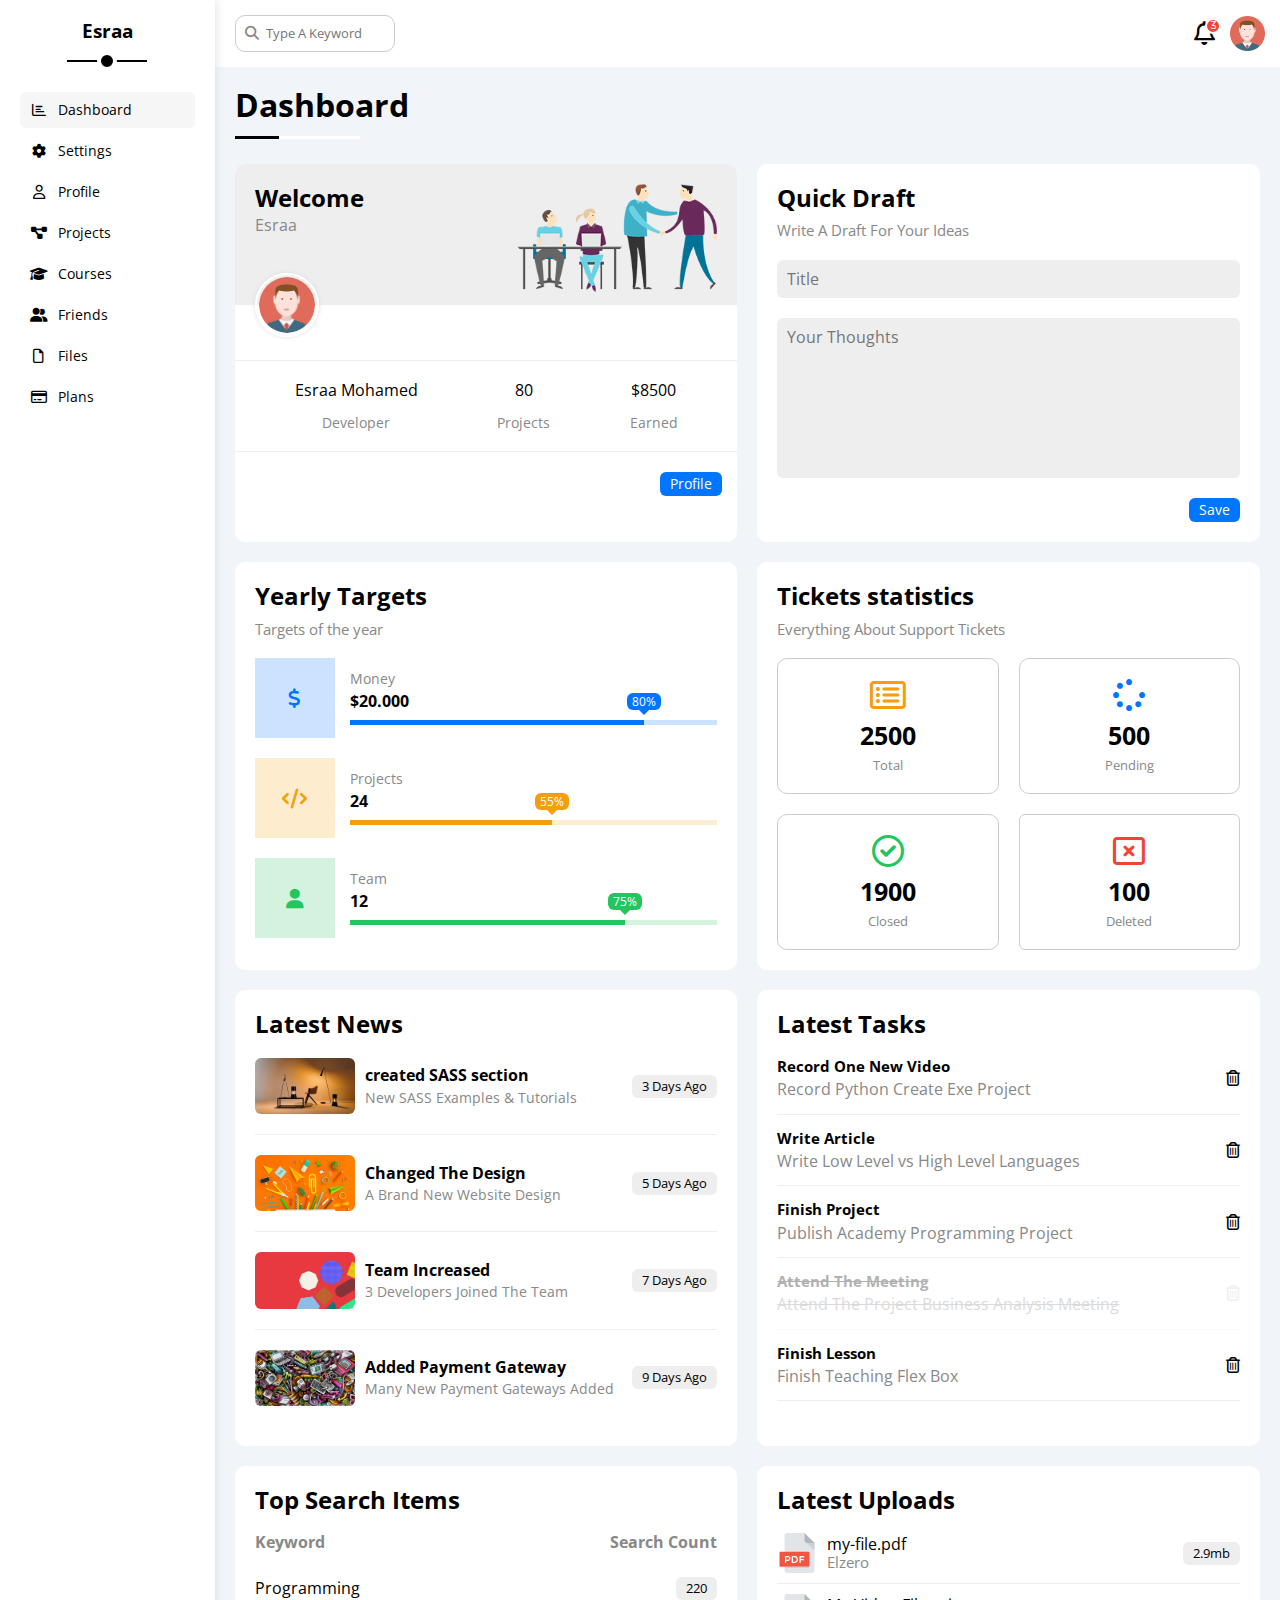
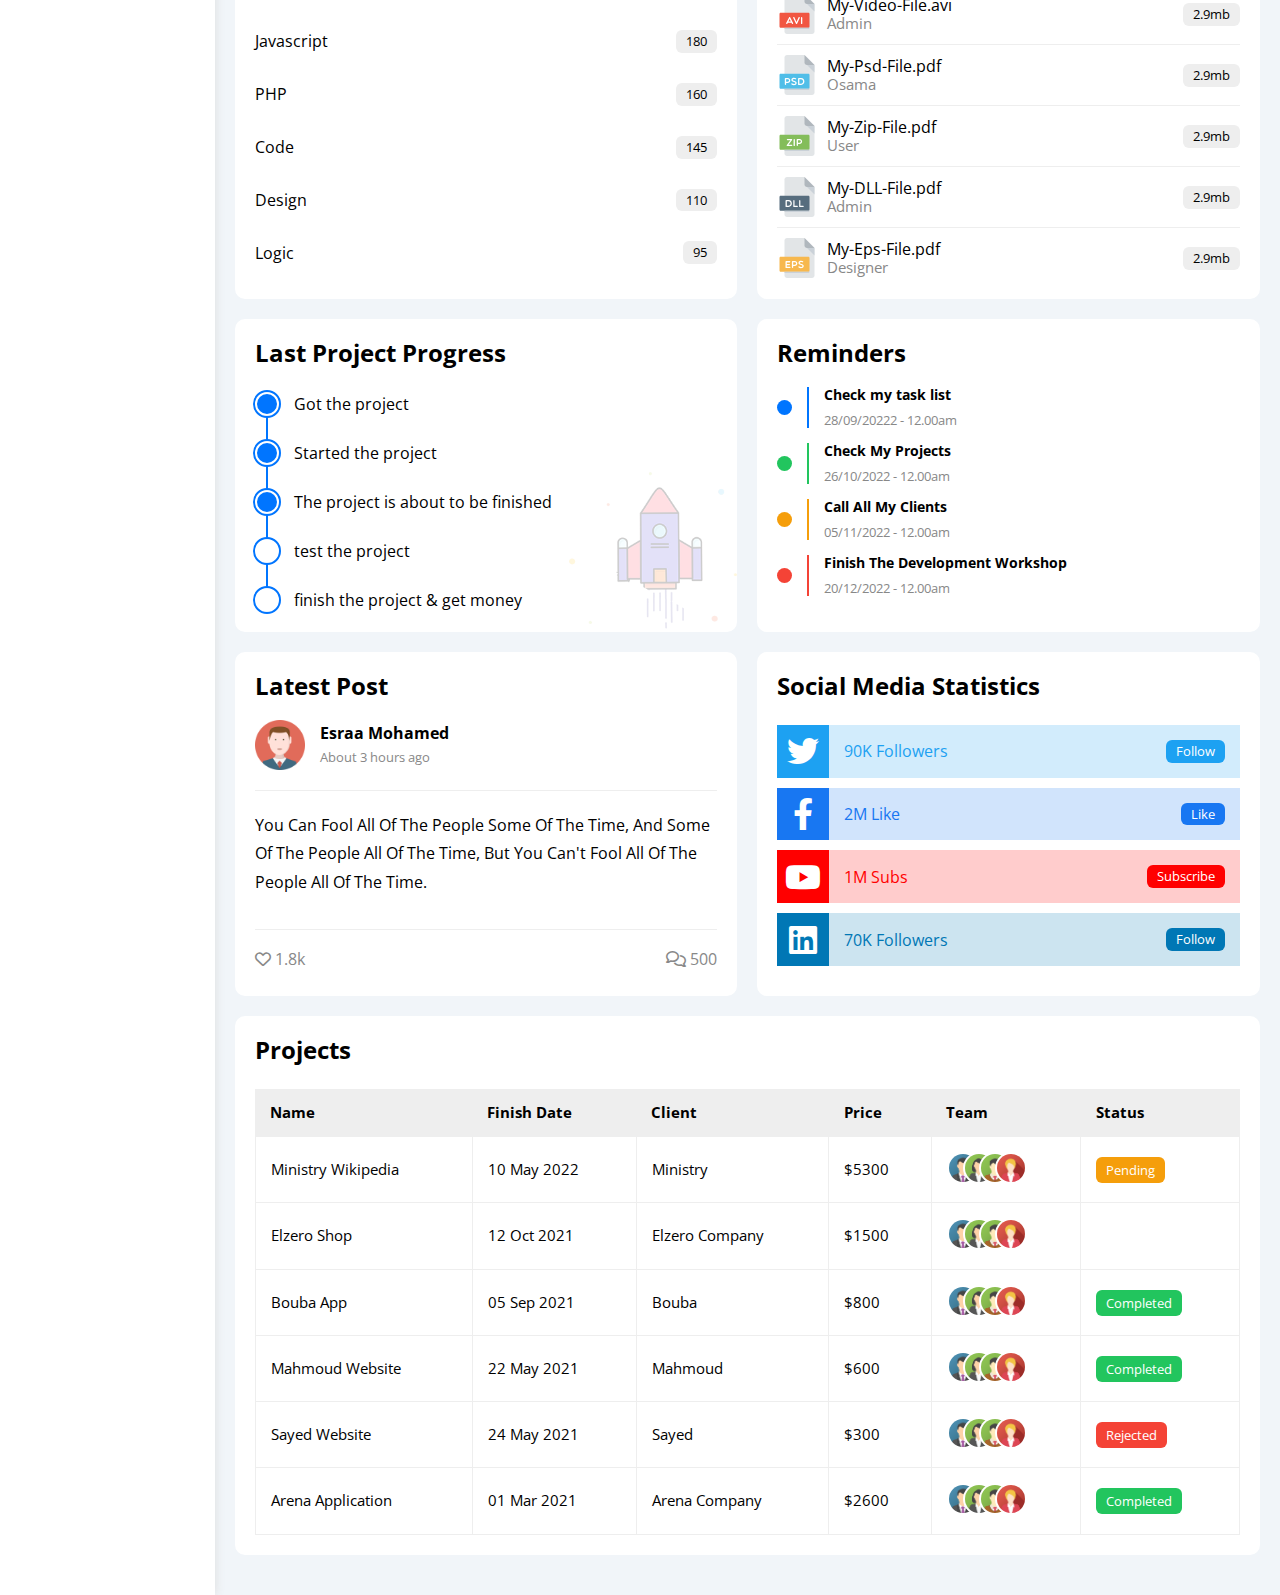
<file: index.html>
<!DOCTYPE html>
<html lang="en">
  <head>
    <meta charset="UTF-8" />
    <meta http-equiv="X-UA-Compatible" content="IE=edge" />
    <meta name="viewport" content="width=device-width, initial-scale=1.0" />
    <!-- google fonts for open sans font -->
    <link rel="preconnect" href="https://fonts.googleapis.com" />
    <link rel="preconnect" href="https://fonts.gstatic.com" crossorigin />
    <link
      href="https://fonts.googleapis.com/css2?family=Open+Sans:ital,wght@0,300;0,400;0,500;0,600;0,700;0,800;1,300&display=swap"
      rel="stylesheet"
    />
    <!-- font awesome library -->
    <link rel="stylesheet" href="./css/all.min.css" />
    <!-- normalize css styles -->
    <link rel="stylesheet" href="./css/normalize.css" />
    <!-- framework -->
    <link rel="stylesheet" href="./css/framework.css" />
    <!-- main css file -->
    <link rel="stylesheet" href="./css/index.css" />
    <title>Dashboard</title>
  </head>
  <body>
    <div class="page d-flex">
      <div class="sidebar p-20 bg-white relative">
        <h3 class="sidebar-title ta-center mt-0 relative">Esraa</h3>
        <ul>
          <li>
            <a
              href="index.html"
              class="active d-flex ai-center fs-14 p-10 c-black rad-6 transition mb-5"
            >
              <i class="fa-regular fa-chart-bar fa-fw"></i>
              <span class="ml-10 hide-mobile">Dashboard</span>
            </a>
          </li>
          <li>
            <a
              href="settings.html"
              class="d-flex ai-center p-10 c-black fs-14 rad-6 transition mb-5"
            >
              <i class="fa-solid fa-gear fa-fw"></i>
              <span class="ml-10 hide-mobile">Settings</span>
            </a>
          </li>
          <li>
            <a
              href="profile.html"
              class="d-flex ai-center p-10 c-black fs-14 rad-6 transition mb-5"
            >
              <i class="fa-regular fa-user fa-fw"></i>
              <span class="ml-10 hide-mobile">Profile</span>
            </a>
          </li>
          <li>
            <a
              href="projects.html"
              class="d-flex ai-center p-10 c-black fs-14 rad-6 transition mb-5"
            >
              <i class="fa-solid fa-diagram-project fa-fw"></i>
              <span class="ml-10 hide-mobile">Projects</span>
            </a>
          </li>
          <li>
            <a
              href="courses.html"
              class="d-flex ai-center p-10 c-black fs-14 rad-6 transition mb-5"
            >
              <i class="fa-solid fa-graduation-cap fa-fw"></i>
              <span class="ml-10 hide-mobile">Courses</span>
            </a>
          </li>
          <li>
            <a
              href="friends.html"
              class="d-flex ai-center p-10 c-black fs-14 rad-6 transition mb-5"
            >
              <i class="fa-solid fa-user-group fa-fw"></i>
              <span class="ml-10 hide-mobile">Friends</span>
            </a>
          </li>
          <li>
            <a
              href="files.html"
              class="d-flex ai-center p-10 c-black fs-14 rad-6 transition mb-5"
            >
              <i class="fa-regular fa-file fa-fw"></i>
              <span class="ml-10 hide-mobile">Files</span>
            </a>
          </li>
          <li>
            <a
              href="plans.html"
              class="d-flex ai-center p-10 c-black fs-14 rad-6 transition mb-5"
            >
              <i class="fa-regular fa-credit-card fa-fw"></i>
              <span class="ml-10 hide-mobile">Plans</span>
            </a>
          </li>
        </ul>
      </div>
      <div class="content full-width mb-20">
        <!--start heading-->
        <nav class="bg-white between-flex p-15">
          <div class="search relative">
            <input
              class="border-grey rad-10 ml-5 p-10 pl-30 fs-13"
              placeholder="Type A Keyword"
              type="search"
            />
          </div>
          <div class="icons d-flex ai-center">
            <i class="fa-regular fa-bell fa-xl relative" notifications="3"></i>
            <img src="./images/avatar.png" class="width-35 ml-15" alt="" />
          </div>
        </nav>
        <!--end heading-->
        <!-- start  main title -->
        <h1 class="relative main-title ml-20 mt-20 mb-40 mr-20">Dashboard</h1>
        <!-- end main title -->
        <div class="wrapper d-grid mt-0 mr-20 ml-20 mb-20 gap-20">
          <!--start welcome card-->
          <section
            class="welcome bg-white rad-10 relative hide-overflow ta-center-mobile"
          >
            <div class="bg-lightest-grey d-flex justify-between p-20 pb-10">
              <div>
                <h2 class="mb-5">Welcome</h2>
                <span class="c-grey">Esraa</span>
              </div>
              <div>
                <img src="./images/welcome.png" class="width-200 hide-mobile" />
              </div>
            </div>
            <img
              src="./images/avatar.png"
              class="width-64 height-64 relative border-white-2 p-2 box-shadow-ddd rad-50 left-20 mt-32-neg reset-left-mobile"
            />
            <div
              class="p-20 mt-20 mb-20 d-flex justify-around border-bottom-lightest-grey border-top-lightest-grey flex-dir-col-mobile"
            >
              <div class="d-flex flex-dir-col ai-center gap-15">
                <span>Esraa Mohamed</span>
                <span class="c-grey fs-14">Developer</span>
              </div>
              <div class="d-flex flex-dir-col ai-center gap-15">
                <span>80</span>
                <span class="c-grey fs-14">Projects</span>
              </div>
              <div class="d-flex flex-dir-col ai-center gap-15">
                <span>$8500</span>
                <span class="c-grey fs-14">Earned</span>
              </div>
            </div>
            <a
              href="profile.html"
              class="d-block width-fit btn fs-14 c-white bg-blue-color profile-link ml-auto mr-15 mb-15 trans"
              >Profile</a
            >
          </section>
          <!--end welcome card-->
          <!--start quick draft card-->
          <section class="quick-draft bg-white p-20 rad-10">
            <h2 class="mb-10 mt-0">Quick Draft</h2>
            <span class="c-grey fs-15">Write A Draft For Your Ideas</span>
            <form class="d-flex flex-dir-col gap-20 mt-20" action="">
              <input
                type="text"
                placeholder="Title"
                class="rad-6 border-none bg-lightest-grey p-10"
              />
              <textarea
                class="rad-6 border-none bg-lightest-grey height-160 p-10 resize-none"
                placeholder="Your Thoughts"
              ></textarea>
              <input
                type="submit"
                value="Save"
                class="save cursor-pointer width-fit bg-blue-color border-none btn c-white fs-14 ml-auto trans"
              />
            </form>
          </section>
          <!--end quick draft card-->
          <!--start yearly targets card-->
          <section class="yearly-target bg-white p-20 rad-10">
            <h2 class="mb-10 mt-0">Yearly Targets</h2>
            <span class="c-grey fs-15">Targets of the year</span>
            <div class="mt-20 d-flex flex-dir-col gap-20">
              <div class="d-flex ai-center gap-15">
                <div class="bg-blue-color-light height-80 width-80 center-flex">
                  <i class="fa-solid fa-dollar-sign c-blue fa-lg"></i>
                </div>
                <div class="d-flex flex-dir-col gap-5 flex-1">
                  <span class="fs-14 c-grey">Money</span>
                  <span class="fs-16 fs-bold">$20.000</span>
                  <div class="progress-bar-container bg-blue-color-light mt-5">
                    <div
                      style="width: 80%"
                      class="progress-bar bg-blue-color money-progress height-5 relative"
                    >
                      <span
                        class="absolute right-17-neg bottom-15 bg-blue-color c-white p-2 pl-5 pr-5 rad-6 fs-12"
                        >80%</span
                      >
                    </div>
                  </div>
                </div>
              </div>
              <div class="d-flex ai-center gap-15">
                <div
                  class="bg-orange-color-light height-80 width-80 center-flex"
                >
                  <i class="fa-solid fa-code fa-lg c-orange"></i>
                </div>
                <div class="d-flex flex-dir-col gap-5 flex-1">
                  <span class="fs-14 c-grey">Projects</span>
                  <span class="fs-16 fs-bold">24</span>
                  <div
                    class="progress-bar-container bg-orange-color-light mt-5"
                  >
                    <div
                      style="width: 55%"
                      class="progress-bar bg-orange-color project-progress height-5 relative"
                    >
                      <span
                        class="absolute right-17-neg bottom-15 bg-orange-color c-white p-2 pl-5 pr-5 rad-6 fs-12"
                        >55%</span
                      >
                    </div>
                  </div>
                </div>
              </div>
              <div class="d-flex ai-center gap-15">
                <div
                  class="bg-green-color-light height-80 width-80 center-flex"
                >
                  <i class="fa-solid fa-user fa-lg c-green"></i>
                </div>
                <div class="d-flex flex-dir-col gap-5 flex-1">
                  <span class="fs-14 c-grey">Team</span>
                  <span class="fs-16 fs-bold">12</span>
                  <div class="progress-bar-container bg-green-color-light mt-5">
                    <div
                      style="width: 75%"
                      class="progress-bar bg-green-color team-progress height-5 relative"
                    >
                      <span
                        class="absolute right-17-neg bottom-15 bg-green-color c-white p-2 pl-5 pr-5 rad-6 fs-12"
                        >75%</span
                      >
                    </div>
                  </div>
                </div>
              </div>
            </div>
          </section>
          <!--end yearly targets card-->
          <!--start tickets statistics card-->
          <section class="tickets-statistics bg-white p-20 rad-10">
            <h2 class="mb-10 mt-0">Tickets statistics</h2>
            <span class="c-grey fs-15">Everything About Support Tickets</span>
            <div class="mt-20 d-flex gap-20 flex-wrap ta-center">
              <div class="box border-grey rad-10 p-20 full-width-mobile">
                <i
                  class="fa-regular fa-rectangle-list c-orange fa-2x mb-10"
                ></i>
                <p class="fs-bold fs-25 mb-5">2500</p>
                <span class="fs-13 c-grey">Total</span>
              </div>
              <div class="box border-grey rad-10 p-20">
                <i class="fa-solid fa-spinner c-blue fa-2x mb-10"></i>
                <p class="fs-bold fs-25 mb-5">500</p>
                <span class="fs-13 c-grey">Pending</span>
              </div>
              <div class="box border-grey rad-10 p-20">
                <i class="fa-regular fa-circle-check c-green fa-2x mb-10"></i>
                <p class="fs-bold fs-25 mb-5">1900</p>
                <span class="fs-13 c-grey">Closed</span>
              </div>
              <div class="box border-grey rad-6 p-20">
                <i class="fa-regular fa-rectangle-xmark c-red fa-2x mb-10"></i>
                <p class="fs-bold fs-25 mb-5">100</p>
                <span class="fs-13 c-grey">Deleted</span>
              </div>
            </div>
          </section>
          <!--end tickets statistics card-->
          <!--start latest news card-->
          <section class="latest-news bg-white p-20 rad-10 ta-center-mobile">
            <h2 class="mb-20">Latest News</h2>
            <div>
              <div
                class="d-flex ai-center gap-10 flex-dir-col-mobile border-bottom-lightest-grey pb-20"
              >
                <img src="./images/news-01.png" class="rad-6 width-100" />
                <div class="flex-1">
                  <h3 class="mb-5 fs-16">created SASS section</h3>
                  <p class="fs-14 c-grey">New SASS Examples & Tutorials</p>
                </div>
                <span class="btn bg-lightest-grey fs-13 height-fit c-black"
                  >3 Days Ago</span
                >
              </div>
              <div
                class="d-flex ai-center gap-10 flex-dir-col-mobile border-bottom-lightest-grey pb-20 pt-20"
              >
                <img src="./images/news-02.png" class="rad-6 width-100" />
                <div class="flex-1">
                  <h3 class="mb-5 fs-16">Changed The Design</h3>
                  <p class="fs-14 c-grey">A Brand New Website Design</p>
                </div>
                <span class="btn bg-lightest-grey fs-13 height-fit c-black"
                  >5 Days Ago</span
                >
              </div>
              <div
                class="d-flex ai-center gap-10 flex-dir-col-mobile border-bottom-lightest-grey pb-20 pt-20"
              >
                <img src="./images/news-03.png" class="rad-6 width-100" />
                <div class="flex-1">
                  <h3 class="mb-5 fs-16">Team Increased</h3>
                  <p class="fs-14 c-grey">3 Developers Joined The Team</p>
                </div>
                <span class="btn bg-lightest-grey fs-13 height-fit c-black"
                  >7 Days Ago</span
                >
              </div>
              <div
                class="d-flex ai-center gap-10 flex-dir-col-mobile pb-20 pt-20"
              >
                <img src="./images/news-04.png" class="rad-6 width-100" />
                <div class="flex-1">
                  <h3 class="mb-5 fs-16">Added Payment Gateway</h3>
                  <p class="fs-14 c-grey">Many New Payment Gateways Added</p>
                </div>
                <span class="btn bg-lightest-grey fs-13 height-fit c-black"
                  >9 Days Ago</span
                >
              </div>
            </div>
          </section>
          <!--end latest news card-->
          <!--start latest tasks card-->
          <section class="latest-tasks bg-white p-20 rad-10">
            <h2 class="mb-20">Latest Tasks</h2>
            <div class="between-flex mb-15 pb-15 border-bottom-lightest-grey">
              <div>
                <h3 class="mb-5 fs-15">Record One New Video</h3>
                <p class="c-grey">Record Python Create Exe Project</p>
              </div>
              <i class="delete-icon fa-regular fa-trash-can trans"></i>
            </div>
            <div class="between-flex mb-15 pb-15 border-bottom-lightest-grey">
              <div>
                <h3 class="mb-5 fs-15">Write Article</h3>
                <p class="c-grey">Write Low Level vs High Level Languages</p>
              </div>
              <i class="delete-icon fa-regular fa-trash-can trans"></i>
            </div>
            <div class="between-flex mb-15 pb-15 border-bottom-lightest-grey">
              <div>
                <h3 class="mb-5 fs-15">Finish Project</h3>
                <p class="c-grey">Publish Academy Programming Project</p>
              </div>
              <i class="delete-icon fa-regular fa-trash-can trans"></i>
            </div>
            <div
              class="done between-flex mb-15 pb-15 border-bottom-lightest-grey"
            >
              <div>
                <h3 class="mb-5 fs-15">Attend The Meeting</h3>
                <p class="c-grey">
                  Attend The Project Business Analysis Meeting
                </p>
              </div>
              <i class="delete-icon fa-regular fa-trash-can trans"></i>
            </div>
            <div class="between-flex mb-15 pb-15 border-bottom-lightest-grey">
              <div>
                <h3 class="mb-5 fs-15">Finish Lesson</h3>
                <p class="c-grey">Finish Teaching Flex Box</p>
              </div>
              <i class="delete-icon fa-regular fa-trash-can trans"></i>
            </div>
          </section>
          <!--end latest tasks card-->
          <!--start top search items card-->
          <section class="top-search bg-white p-20 rad-10">
            <h2 class="mb-20">Top Search Items</h2>
            <div class="between-flex c-grey mb-10 fs-bold">
              <div>Keyword</div>
              <div>Search Count</div>
            </div>
            <div class="between-flex pt-15 pb-15">
              <span>Programming</span>
              <span class="btn bg-lightest-grey fs-13">220</span>
            </div>
            <div class="between-flex pt-15 pb-15">
              <span>Javascript</span>
              <span class="btn bg-lightest-grey fs-13">180</span>
            </div>
            <div class="between-flex pt-15 pb-15">
              <span>PHP</span>
              <span class="btn bg-lightest-grey fs-13">160</span>
            </div>
            <div class="between-flex pt-15 pb-15">
              <span>Code</span>
              <span class="btn bg-lightest-grey fs-13">145</span>
            </div>
            <div class="between-flex pt-15 pb-15">
              <span>Design</span>
              <span class="btn bg-lightest-grey fs-13">110</span>
            </div>
            <div class="between-flex pt-15 pb-15">
              <span>Logic</span>
              <span class="btn bg-lightest-grey fs-13">95</span>
            </div>
          </section>
          <!--end top search items card-->
          <!--start latest uploads-->
          <section class="latest-uploads bg-white p-20 rad-10">
            <h2 class="mb-20">Latest Uploads</h2>
            <ul>
              <li class="between-flex pb-10 mb-10 border-bottom-lightest-grey">
                <div class="d-flex ai-center">
                  <img src="./images/pdf.svg" class="width-40 mr-10" />
                  <div>
                    <span class="d-block">my-file.pdf</span>
                    <span class="c-grey fs-15">Elzero</span>
                  </div>
                </div>
                <div class="btn bg-lightest-grey fs-13">2.9mb</div>
              </li>
              <li class="between-flex pb-10 mb-10 border-bottom-lightest-grey">
                <div class="d-flex ai-center">
                  <img src="./images/avi.svg" class="width-40 mr-10" />
                  <div>
                    <span class="d-block">My-Video-File.avi </span>
                    <span class="c-grey fs-15">Admin</span>
                  </div>
                </div>
                <div class="btn bg-lightest-grey fs-13">2.9mb</div>
              </li>
              <li class="between-flex pb-10 mb-10 border-bottom-lightest-grey">
                <div class="d-flex ai-center">
                  <img src="./images/psd.svg" class="width-40 mr-10" />
                  <div>
                    <span class="d-block">My-Psd-File.pdf</span>
                    <span class="c-grey fs-15">Osama</span>
                  </div>
                </div>
                <div class="btn bg-lightest-grey fs-13">2.9mb</div>
              </li>
              <li class="between-flex pb-10 mb-10 border-bottom-lightest-grey">
                <div class="d-flex ai-center">
                  <img src="./images/zip.svg" class="width-40 mr-10" />
                  <div>
                    <span class="d-block">My-Zip-File.pdf</span>
                    <span class="c-grey fs-15">User</span>
                  </div>
                </div>
                <div class="btn bg-lightest-grey fs-13">2.9mb</div>
              </li>
              <li class="between-flex pb-10 mb-10 border-bottom-lightest-grey">
                <div class="d-flex ai-center">
                  <img src="./images/dll.svg" class="width-40 mr-10" />
                  <div>
                    <span class="d-block">My-DLL-File.pdf</span>
                    <span class="c-grey fs-15">Admin</span>
                  </div>
                </div>
                <div class="btn bg-lightest-grey fs-13">2.9mb</div>
              </li>
              <li class="between-flex">
                <div class="d-flex ai-center">
                  <img src="./images/eps.svg" class="width-40 mr-10" />
                  <div>
                    <span class="d-block">My-Eps-File.pdf</span>
                    <span class="c-grey fs-15">Designer</span>
                  </div>
                </div>
                <div class="btn bg-lightest-grey fs-13">2.9mb</div>
              </li>
            </ul>
          </section>
          <!--end latest uploads-->
          <!--start last project progress-->
          <section class="last-project bg-white p-20 rad-10 relative">
            <h2 class="mb-20">Last Project Progress</h2>
            <ul class="relative">
              <li class="mt-25 d-flex ai-center done">Got the project</li>
              <li class="mt-25 d-flex ai-center done">Started the project</li>
              <li class="mt-25 d-flex ai-center done">
                The project is about to be finished
              </li>
              <li class="mt-25 d-flex ai-center current">test the project</li>
              <li class="mt-25 d-flex ai-center">
                finish the project & get money
              </li>
            </ul>
            <img
              src="./images/project.png"
              alt=""
              class="hide-mobile bottom-0 right-0 absolute height-160"
            />
          </section>
          <!--end last project progress-->
          <!--start reminders card-->
          <section class="reminder bg-white p-20 rad-10">
            <h2 class="mb-20">Reminders</h2>
            <ul>
              <li class="blue d-flex ai-center">
                <div class="d-flex flex-dir-col pl-15">
                  <span class="fs-bold fs-14 mb-10">Check my task list</span>
                  <span class="fs-13 c-grey">28/09/20222 - 12.00am</span>
                </div>
              </li>
              <li class="green d-flex ai-center mt-15">
                <div class="d-flex flex-dir-col pl-15">
                  <span class="fs-bold fs-14 mb-10">Check My Projects</span>
                  <span class="fs-13 c-grey">26/10/2022 - 12.00am</span>
                </div>
              </li>
              <li class="orange d-flex ai-center mt-15">
                <div class="d-flex flex-dir-col pl-15">
                  <span class="fs-bold fs-14 mb-10">Call All My Clients</span>
                  <span class="fs-13 c-grey">05/11/2022 - 12.00am</span>
                </div>
              </li>
              <li class="red d-flex ai-center mt-15">
                <div class="d-flex flex-dir-col pl-15">
                  <span class="fs-bold fs-14 mb-10"
                    >Finish The Development Workshop</span
                  >
                  <span class="fs-13 c-grey">20/12/2022 - 12.00am</span>
                </div>
              </li>
            </ul>
          </section>
          <!--end reminders card-->
          <!--start latest post-->
          <section class="latest-post bg-white p-20 rad-10">
            <h2 class="mb-20">Latest Post</h2>
            <div class="d-flex ai-center gap-15 mb-20">
              <img src="./images/avatar.png" class="height-50" />
              <div>
                <span class="fs-bold d-block mb-5">Esraa Mohamed</span>
                <span class="c-grey fs-13">About 3 hours ago</span>
              </div>
            </div>
            <div
              class="post-content pt-20 pb-20 mb-20 border-bottom-lightest-grey border-top-lightest-grey ta-center-mobile"
            >
              You Can Fool All Of The People Some Of The Time, And Some Of The
              People All Of The Time, But You Can't Fool All Of The People All
              Of The Time.
            </div>
            <div class="between-flex c-grey">
              <div>
                <i class="fa-regular fa-heart"></i>
                <span>1.8k</span>
              </div>
              <div>
                <i class="fa-regular fa-comments"></i>
                <span>500</span>
              </div>
            </div>
          </section>
          <!--end latest post-->
          <section class="social-media bg-white p-20 rad-10">
            <h2 class="mb-25">Social Media Statistics</h2>
            <div
              class="box twitter c-twitter bg-twitter-color-light mb-10 d-flex ai-stretch"
            >
              <div class="icon">
                <i
                  class="fa-brands fa-twitter c-white center-flex bg-twitter-color full-height fa-2x trans"
                ></i>
              </div>
              <div class="flex-1 between-flex p-15">
                <span class="c-twitter">90K Followers</span>
                <a class="fs-13 btn c-white bg-twitter-color" href="#"
                  >Follow</a
                >
              </div>
            </div>
            <div
              class="box bg-facebook-color-light facebook mb-10 d-flex ai-stretch"
            >
              <div class="icon">
                <i
                  class="fa-brands fa-facebook-f c-white bg-facebook-color full-height fa-2x center-flex trans"
                ></i>
              </div>
              <div class="flex-1 between-flex p-15">
                <span class="c-facebook">2M Like</span>
                <a class="fs-13 btn c-white bg-facebook-color" href="#">Like</a>
              </div>
            </div>
            <div
              class="box youtube bg-youtube-color-light mb-10 d-flex ai-stretch"
            >
              <div class="icon">
                <i
                  class="fa-brands fa-youtube c-white bg-youtube-color full-height fa-2x center-flex trans"
                ></i>
              </div>
              <div class="flex-1 between-flex p-15">
                <span class="c-youtube">1M Subs</span>
                <a class="fs-13 btn c-white bg-youtube-color" href="#"
                  >Subscribe</a
                >
              </div>
            </div>
            <div
              class="box linked-in bg-linked-in-color-light mb-10 d-flex ai-stretch"
            >
              <div class="icon">
                <i
                  class="fa-brands fa-linkedin c-white bg-linked-in-color full-height fa-2x center-flex trans"
                ></i>
              </div>
              <div class="flex-1 between-flex p-15">
                <span class="c-linked-in">70K Followers</span>
                <a class="fs-13 btn c-white bg-linked-in-color" href="#"
                  >Follow</a
                >
              </div>
            </div>
          </section>
        </div>
        <section class="projects bg-white p-20 rad-10 m-20">
          <h2 class="mb-25">Projects</h2>
          <div class="responsive-table">
            <table class="fs-15 full-width">
              <thead class="bg-lightest-grey">
                <tr>
                  <th>Name</th>
                  <th>Finish Date</th>
                  <th>Client</th>
                  <th>Price</th>
                  <th>Team</th>
                  <th>Status</th>
                </tr>
              </thead>
              <tbody>
                <tr>
                  <td>Ministry Wikipedia</td>
                  <td>10 May 2022</td>
                  <td>Ministry</td>
                  <td>$5300</td>
                  <td class="team">
                    <img src="./images/team-01.png" />
                    <img src="./images/team-02.png" />
                    <img src="./images/team-03.png" />
                    <img src="./images/team-05.png" />
                  </td>
                  <td class="status-cell">
                    <span class="bg-orange-color btn c-white fs-13"
                      >Pending</span
                    >
                  </td>
                </tr>
                <tr>
                  <td>Elzero Shop</td>
                  <td>12 Oct 2021</td>
                  <td>Elzero Company</td>
                  <td>$1500</td>
                  <td class="team">
                    <img src="./images/team-01.png" />
                    <img src="./images/team-02.png" />
                    <img src="./images/team-03.png" />
                    <img src="./images/team-05.png" />
                  </td>
                  <td class="status-cell">
                    <span class="in-progress btn c-white fs-13"
                      >In Progress</span
                    >
                  </td>
                </tr>
                <tr>
                  <td>Bouba App</td>
                  <td>05 Sep 2021</td>
                  <td>Bouba</td>
                  <td>$800</td>
                  <td class="team">
                    <img src="./images/team-01.png" />
                    <img src="./images/team-02.png" />
                    <img src="./images/team-03.png" />
                    <img src="./images/team-05.png" />
                  </td>
                  <td class="status-cell">
                    <span class="bg-green-color btn c-white fs-13"
                      >Completed</span
                    >
                  </td>
                </tr>
                <tr>
                  <td>Mahmoud Website</td>
                  <td>22 May 2021</td>
                  <td>Mahmoud</td>
                  <td>$600</td>
                  <td class="team">
                    <img src="./images/team-01.png" />
                    <img src="./images/team-02.png" />
                    <img src="./images/team-03.png" />
                    <img src="./images/team-05.png" />
                  </td>
                  <td class="status-cell">
                    <span class="bg-green-color btn c-white fs-13"
                      >Completed</span
                    >
                  </td>
                </tr>
                <tr>
                  <td>Sayed Website</td>
                  <td>24 May 2021</td>
                  <td>Sayed</td>
                  <td>$300</td>
                  <td class="team">
                    <img src="./images/team-01.png" />
                    <img src="./images/team-02.png" />
                    <img src="./images/team-03.png" />
                    <img src="./images/team-05.png" />
                  </td>
                  <td class="status-cell">
                    <span class="bg-red btn c-white fs-13">Rejected</span>
                  </td>
                </tr>
                <tr>
                  <td>Arena Application</td>
                  <td>01 Mar 2021</td>
                  <td>Arena Company</td>
                  <td>$2600</td>
                  <td class="team">
                    <img src="./images/team-01.png" />
                    <img src="./images/team-02.png" />
                    <img src="./images/team-03.png" />
                    <img src="./images/team-05.png" />
                  </td>
                  <td class="status-cell">
                    <span class="bg-green-color btn c-white fs-13"
                      >Completed</span
                    >
                  </td>
                </tr>
              </tbody>
            </table>
          </div>
        </section>
      </div>
    </div>
  </body>
</html>
</file>
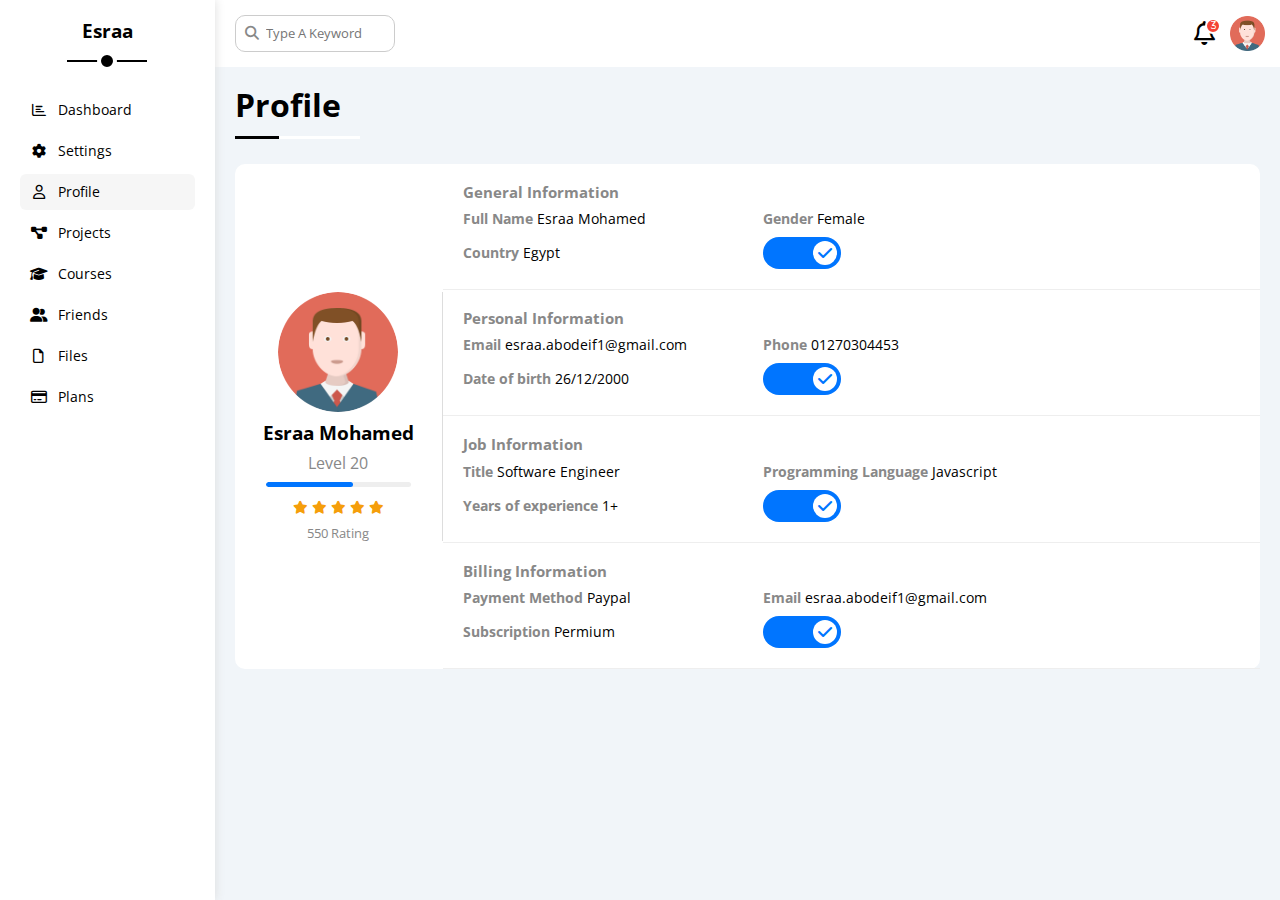
<file: profile.html>
<!DOCTYPE html>
<html lang="en">
  <head>
    <meta charset="UTF-8" />
    <meta http-equiv="X-UA-Compatible" content="IE=edge" />
    <meta name="viewport" content="width=device-width, initial-scale=1.0" />
    <!-- google fonts for open sans font -->
    <link rel="preconnect" href="https://fonts.googleapis.com" />
    <link rel="preconnect" href="https://fonts.gstatic.com" crossorigin />
    <link
      href="https://fonts.googleapis.com/css2?family=Open+Sans:ital,wght@0,300;0,400;0,500;0,600;0,700;0,800;1,300&display=swap"
      rel="stylesheet"
    />
    <!-- font awesome library -->
    <link rel="stylesheet" href="./css/all.min.css" />
    <!-- normalize css styles -->
    <link rel="stylesheet" href="./css/normalize.css" />
    <!-- framework -->
    <link rel="stylesheet" href="./css/framework.css" />
    <!-- main css file -->
    <link rel="stylesheet" href="./css/index.css" />
    <title>Profile</title>
  </head>
  <body>
    <div class="page d-flex">
      <div class="sidebar p-20 bg-white relative">
        <h3 class="sidebar-title ta-center mt-0 relative">Esraa</h3>
        <ul>
          <li>
            <a
              href="index.html"
              class="d-flex ai-center fs-14 p-10 c-black rad-6 transition mb-5"
            >
              <i class="fa-regular fa-chart-bar fa-fw"></i>
              <span class="ml-10 hide-mobile">Dashboard</span>
            </a>
          </li>
          <li>
            <a
              href="settings.html"
              class="d-flex ai-center p-10 c-black fs-14 rad-6 transition mb-5"
            >
              <i class="fa-solid fa-gear fa-fw"></i>
              <span class="ml-10 hide-mobile">Settings</span>
            </a>
          </li>
          <li>
            <a
              href="profile.html"
              class="active d-flex ai-center p-10 c-black fs-14 rad-6 transition mb-5"
            >
              <i class="fa-regular fa-user fa-fw"></i>
              <span class="ml-10 hide-mobile">Profile</span>
            </a>
          </li>
          <li>
            <a
              href="projects.html"
              class="d-flex ai-center p-10 c-black fs-14 rad-6 transition mb-5"
            >
              <i class="fa-solid fa-diagram-project fa-fw"></i>
              <span class="ml-10 hide-mobile">Projects</span>
            </a>
          </li>
          <li>
            <a
              href="courses.html"
              class="d-flex ai-center p-10 c-black fs-14 rad-6 transition mb-5"
            >
              <i class="fa-solid fa-graduation-cap fa-fw"></i>
              <span class="ml-10 hide-mobile">Courses</span>
            </a>
          </li>
          <li>
            <a
              href="friends.html"
              class="d-flex ai-center p-10 c-black fs-14 rad-6 transition mb-5"
            >
              <i class="fa-solid fa-user-group fa-fw"></i>
              <span class="ml-10 hide-mobile">Friends</span>
            </a>
          </li>
          <li>
            <a
              href="files.html"
              class="d-flex ai-center p-10 c-black fs-14 rad-6 transition mb-5"
            >
              <i class="fa-regular fa-file fa-fw"></i>
              <span class="ml-10 hide-mobile">Files</span>
            </a>
          </li>
          <li>
            <a
              href="plans.html"
              class="d-flex ai-center p-10 c-black fs-14 rad-6 transition mb-5"
            >
              <i class="fa-regular fa-credit-card fa-fw"></i>
              <span class="ml-10 hide-mobile">Plans</span>
            </a>
          </li>
        </ul>
      </div>
      <div class="content full-width mb-20">
        <!--start heading-->
        <nav class="bg-white between-flex p-15">
          <div class="search relative">
            <input
              class="border-grey rad-10 ml-5 p-10 pl-30 fs-13"
              placeholder="Type A Keyword"
              type="search"
            />
          </div>
          <div class="icons d-flex ai-center">
            <i class="fa-regular fa-bell fa-xl relative" notifications="3"></i>
            <img src="./images/avatar.png" class="width-35 ml-15" alt="" />
          </div>
        </nav>
        <!--end heading-->
        <!-- start  main title -->
        <h1 class="relative main-title ml-20 mt-20 mb-40 mr-20">Profile</h1>
        <!-- end main title -->
        <!--start settings wrapper -->
        <div class="profile-wrapper m-20">
          <div class="overview bg-white rad-10 d-flex ai-center flex-dir-col-mobile">
            <div class="avatar d-flex flex-dir-col ai-center gap-10" style="width: 300px;">
              <img src="./images/avatar.png" class="rad-50" style="height: 120px; width: 120px;">
              <h3 class="fs-bold">Esraa Mohamed</h3>
              <p class="c-grey">Level 20</p>
              <div class="bg-lightest-grey height-5 rad-6 hide-overflow" style="width: 70%;">
                <div class="bg-blue-color rad-6" style="width:60%; height: 100%;"></div>
              </div>
              <div>
                <i class="fa-solid fa-star fs-13 c-orange"></i>
                <i class="fa-solid fa-star fs-13 c-orange"></i>
                <i class="fa-solid fa-star fs-13 c-orange"></i>
                <i class="fa-solid fa-star fs-13 c-orange"></i>
                <i class="fa-solid fa-star fs-13 c-orange"></i>
              </div>
              <p class="c-grey fs-13">550 Rating</p>
            </div>
            <div class="info">
              <!-- start general information row-->
              <div class="general-info border-bottom-lightest-grey p-20 d-flex flex-wrap trans">
                <h4 class="c-grey fs-15 full-width">General Information</h4>
                <div class="info-wrapper d-flex flex-wrap ai-center" style="min-width: 200px;">
                  <div class="info-box fs-14">
                    <label for="full-name" class="c-grey fs-bold">Full Name</label>
                    <span id="full-name">Esraa Mohamed</span>
                  </div>
                  <div class="info-box fs-14">
                    <label for="gender" class="c-grey fs-bold">Gender</label>
                    <span id="gender">Female</span>
                  </div>
                  <div class="info-box fs-14">
                    <label for="country" class="c-grey fs-bold">Country</label>
                    <span id="country">Egypt</span>
                  </div>
                  <label class="pt-10">
                    <input class="toggle-checkbox" type="checkbox" checked />
                    <div class="toggle-switch"></div>
                  </label>
                </div>
              </div>
              <!-- end general information row -->
              <!-- start personal information row -->
              <div class="personal-info border-bottom-lightest-grey p-20 d-flex flex-wrap trans">
                <h4 class="c-grey fs-15 full-width">Personal Information</h4>
                <div class="info-wrapper d-flex flex-wrap ai-center" style="min-width: 200px;">
                  <div class="info-box fs-14">
                    <label for="email" class="c-grey fs-bold">Email</label>
                    <span id="email">esraa.abodeif1@gmail.com</span>
                  </div>
                  <div class="info-box fs-14">
                    <label for="phone" class="c-grey fs-bold">Phone</label>
                    <span id="phone">01270304453</span>
                  </div>
                  <div class="info-box fs-14">
                    <label for="date-of-birth" class="c-grey fs-bold">Date of birth</label>
                    <span id="date-of-birth">26/12/2000</span>
                  </div>
                  <label class="pt-10">
                    <input class="toggle-checkbox" type="checkbox" checked />
                    <div class="toggle-switch"></div>
                  </label>
                </div>
              </div>
              <!-- end personal information row -->
              <!-- start job infromation row -->
              <div class="job-info border-bottom-lightest-grey p-20 d-flex flex-wrap trans">
                <h4 class="c-grey fs-15 full-width">Job Information</h4>
                <div class="info-wrapper d-flex flex-wrap ai-center" style="min-width: 200px;">
                  <div class="info-box fs-14">
                    <label for="title" class="c-grey fs-bold">Title</label>
                    <span id="tite">Software Engineer</span>
                  </div>
                  <div class="info-box fs-14">
                    <label for="programming-language" class="c-grey fs-bold">Programming Language</label>
                    <span id="programming-language">Javascript</span>
                  </div>
                  <div class="info-box fs-14">
                    <label for="years-of-experience" class="c-grey fs-bold">Years of experience</label>
                    <span id="years-of-experience">1+</span>
                  </div>
                  <label class="pt-10">
                    <input class="toggle-checkbox" type="checkbox" checked />
                    <div class="toggle-switch"></div>
                  </label>
                </div>
              </div>
              <!-- end job infromation row -->
              <!-- start billing infromation row -->
              <div class="billing-info border-bottom-lightest-grey p-20 d-flex flex-wrap trans">
                <h4 class="c-grey fs-15 full-width">Billing Information</h4>
                <div class="info-wrapper d-flex flex-wrap ai-center" style="min-width: 200px;">
                  <div class="info-box fs-14">
                    <label for="title" class="c-grey fs-bold">Payment Method</label>
                    <span id="tite">Paypal</span>
                  </div>
                  <div class="info-box fs-14">
                    <label for="programming-language" class="c-grey fs-bold">Email</label>
                    <span id="programming-language">esraa.abodeif1@gmail.com</span>
                  </div>
                  <div class="info-box fs-14">
                    <label for="years-of-experience" class="c-grey fs-bold">Subscription</label>
                    <span id="years-of-experience">Permium</span>
                  </div>
                  <label class="pt-10">
                    <input class="toggle-checkbox" type="checkbox" checked />
                    <div class="toggle-switch"></div>
                  </label>
                </div>
              </div>
              <!-- end job infromation row -->
            </div>
          </div>
        </div>
  </body>
</html>
</file>
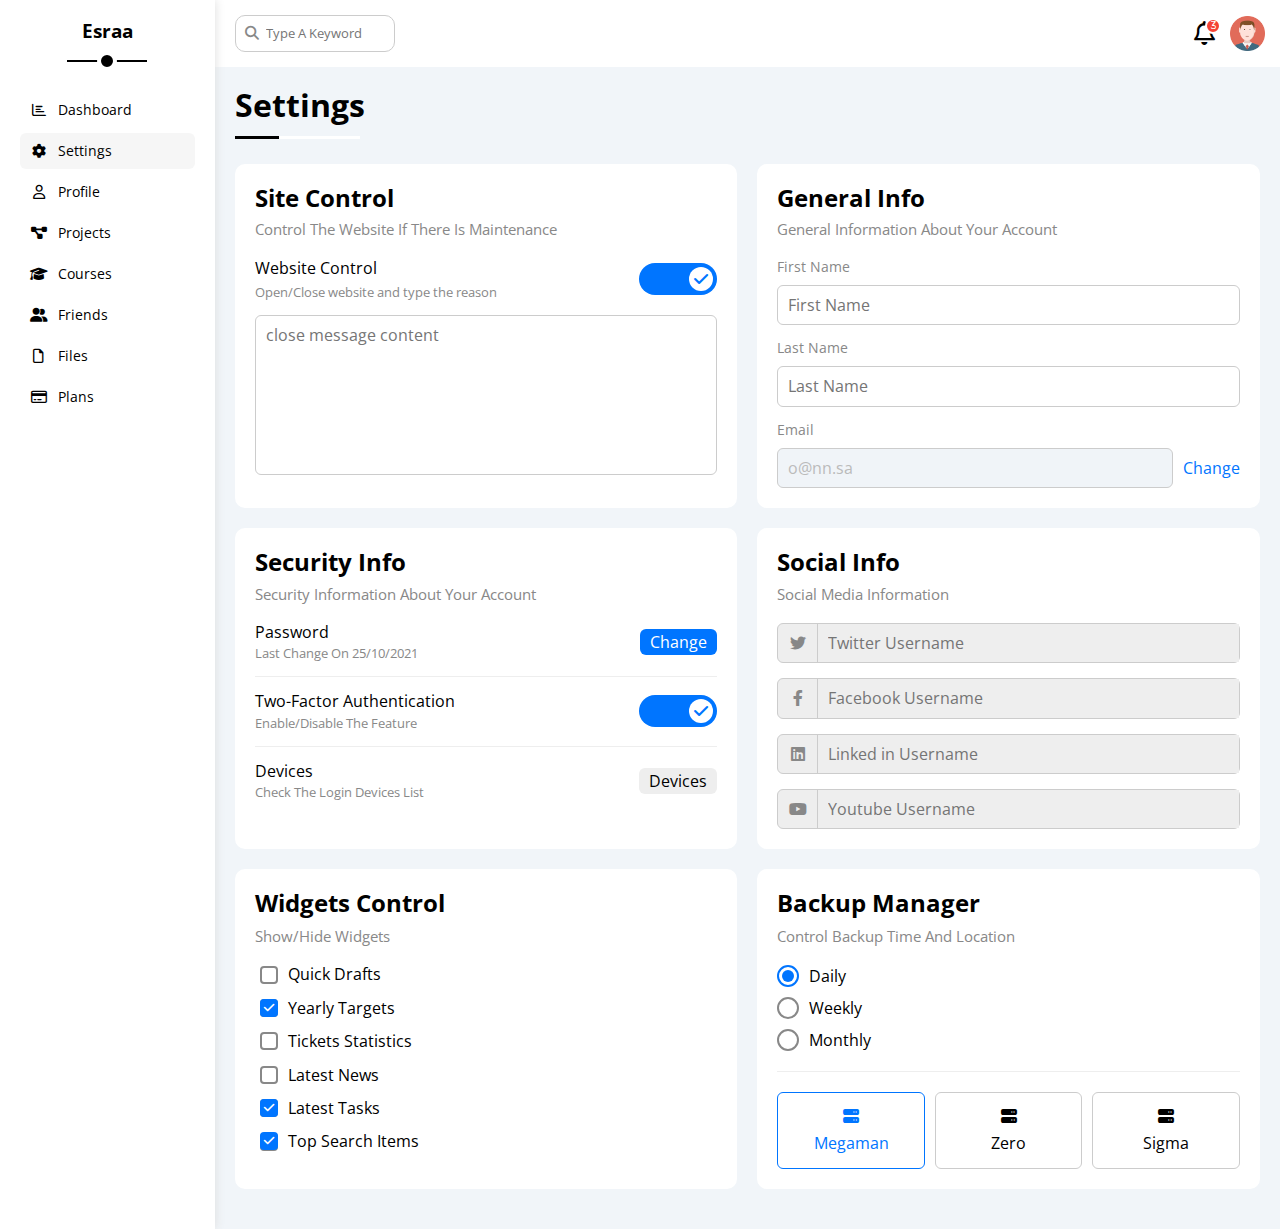
<file: settings.html>
<!DOCTYPE html>
<html lang="en">
  <head>
    <meta charset="UTF-8" />
    <meta http-equiv="X-UA-Compatible" content="IE=edge" />
    <meta name="viewport" content="width=device-width, initial-scale=1.0" />
    <!-- google fonts for open sans font -->
    <link rel="preconnect" href="https://fonts.googleapis.com" />
    <link rel="preconnect" href="https://fonts.gstatic.com" crossorigin />
    <link
      href="https://fonts.googleapis.com/css2?family=Open+Sans:ital,wght@0,300;0,400;0,500;0,600;0,700;0,800;1,300&display=swap"
      rel="stylesheet"
    />
    <!-- font awesome library -->
    <link rel="stylesheet" href="./css/all.min.css" />
    <!-- normalize css styles -->
    <link rel="stylesheet" href="./css/normalize.css" />
    <!-- framework -->
    <link rel="stylesheet" href="./css/framework.css" />
    <!-- main css file -->
    <link rel="stylesheet" href="./css/index.css" />
    <title>Settings</title>
  </head>
  <body>
    <div class="page d-flex">
      <div class="sidebar p-20 bg-white relative">
        <h3 class="sidebar-title ta-center mt-0 relative">Esraa</h3>
        <ul>
          <li>
            <a
              href="index.html"
              class="d-flex ai-center fs-14 p-10 c-black rad-6 transition mb-5"
            >
              <i class="fa-regular fa-chart-bar fa-fw"></i>
              <span class="ml-10 hide-mobile">Dashboard</span>
            </a>
          </li>
          <li>
            <a
              href="settings.html"
              class="active d-flex ai-center p-10 c-black fs-14 rad-6 transition mb-5"
            >
              <i class="fa-solid fa-gear fa-fw"></i>
              <span class="ml-10 hide-mobile">Settings</span>
            </a>
          </li>
          <li>
            <a
              href="profile.html"
              class="d-flex ai-center p-10 c-black fs-14 rad-6 transition mb-5"
            >
              <i class="fa-regular fa-user fa-fw"></i>
              <span class="ml-10 hide-mobile">Profile</span>
            </a>
          </li>
          <li>
            <a
              href="projects.html"
              class="d-flex ai-center p-10 c-black fs-14 rad-6 transition mb-5"
            >
              <i class="fa-solid fa-diagram-project fa-fw"></i>
              <span class="ml-10 hide-mobile">Projects</span>
            </a>
          </li>
          <li>
            <a
              href="courses.html"
              class="d-flex ai-center p-10 c-black fs-14 rad-6 transition mb-5"
            >
              <i class="fa-solid fa-graduation-cap fa-fw"></i>
              <span class="ml-10 hide-mobile">Courses</span>
            </a>
          </li>
          <li>
            <a
              href="friends.html"
              class="d-flex ai-center p-10 c-black fs-14 rad-6 transition mb-5"
            >
              <i class="fa-solid fa-user-group fa-fw"></i>
              <span class="ml-10 hide-mobile">Friends</span>
            </a>
          </li>
          <li>
            <a
              href="files.html"
              class="d-flex ai-center p-10 c-black fs-14 rad-6 transition mb-5"
            >
              <i class="fa-regular fa-file fa-fw"></i>
              <span class="ml-10 hide-mobile">Files</span>
            </a>
          </li>
          <li>
            <a
              href="plans.html"
              class="d-flex ai-center p-10 c-black fs-14 rad-6 transition mb-5"
            >
              <i class="fa-regular fa-credit-card fa-fw"></i>
              <span class="ml-10 hide-mobile">Plans</span>
            </a>
          </li>
        </ul>
      </div>
      <div class="content full-width mb-20">
        <!--start heading-->
        <nav class="bg-white between-flex p-15">
          <div class="search relative">
            <input
              class="border-grey rad-10 ml-5 p-10 pl-30 fs-13"
              placeholder="Type A Keyword"
              type="search"
            />
          </div>
          <div class="icons d-flex ai-center">
            <i class="fa-regular fa-bell fa-xl relative" notifications="3"></i>
            <img src="./images/avatar.png" class="width-35 ml-15" alt="" />
          </div>
        </nav>
        <!--end heading-->
        <!-- start  main title -->
        <h1 class="relative main-title ml-20 mt-20 mb-40 mr-20">Settings</h1>
        <!-- end main title -->
        <!--start settings wrapper -->
        <div class="settings-wrapper m-20 d-grid gap-20">
          <!--start site control-->
          <section class="site-control bg-white rad-10 p-20">
            <h2 class="mb-10">Site Control</h2>
            <span class="c-grey fs-15 d-block mb-20"
              >Control The Website If There Is Maintenance
            </span>
            <div class="between-flex mb-15">
              <div>
                <span class="d-block mb-5">Website Control</span>
                <span class="fs-13 c-grey"
                  >Open/Close website and type the reason</span
                >
              </div>
              <label>
                <input class="toggle-checkbox" type="checkbox" checked />
                <div class="toggle-switch"></div>
              </label>
            </div>
            <textarea
              class="resize-none full-width border-grey rad-6 height-160 p-10"
              placeholder="close message content"
            ></textarea>
          </section>
          <!--end site control-->
          <!--start general info-->
          <section class="general-info bg-white rad-10 p-20">
            <h2 class="mb-10">General Info</h2>
            <span class="c-grey fs-15 mb-20 d-block"
              >General Information About Your Account</span
            >
            <div>
              <form>
                <div class="d-flex flex-dir-col gap-10 mb-15">
                  <label for="first-name" class="c-grey fs-14"
                    >First Name</label
                  >
                  <input
                    id="first-name"
                    class="p-10 border-grey rad-6"
                    type="text"
                    placeholder="First Name"
                  />
                </div>
                <div class="d-flex flex-dir-col gap-10 mb-15">
                  <label for="last-name" class="c-grey fs-14">Last Name</label>
                  <input
                    id="last-name"
                    class="p-10 border-grey rad-6"
                    type="text"
                    placeholder="Last Name"
                  />
                </div>
                <div class="d-flex flex-dir-col gap-10">
                  <label for="email" class="c-grey fs-14">Email</label>
                  <div class="between-flex gap-10">
                    <input
                      class="p-10 border-grey rad-6 flex-1"
                      id="email"
                      type="email"
                      value="o@nn.sa"
                      disabled
                    />
                    <a class="c-blue" href="#">Change</a>
                  </div>
                </div>
              </form>
            </div>
          </section>
          <!--end general info-->
          <!--start security info-->
          <section class="security-info bg-white rad-10 p-20">
            <h2 class="mb-10">Security Info</h2>
            <span class="c-grey fs-15 d-block mb-20"
              >Security Information About Your Account</span
            >
            <div
              class="password between-flex mb-15 pb-15 border-bottom-lightest-grey"
            >
              <div>
                <span>Password</span>
                <span class="d-block fs-13 c-grey mt-5"
                  >Last Change On 25/10/2021</span
                >
              </div>
              <a href="#" class="btn bg-blue-color c-white trans">Change</a>
            </div>
            <div class="between-flex mb-15 pb-15 border-bottom-lightest-grey">
              <div>
                <span>Two-Factor Authentication</span>
                <span class="d-block fs-13 mt-5 c-grey"
                  >Enable/Disable The Feature</span
                >
              </div>
              <label>
                <input class="toggle-checkbox" type="checkbox" checked />
                <div class="toggle-switch"></div>
              </label>
            </div>
            <div class="between-flex">
              <div>
                <span>Devices</span>
                <span class="d-block c-grey fs-13 mt-5"
                  >Check The Login Devices List</span
                >
              </div>
              <a href="#" class="c-black btn bg-lightest-grey">Devices</a>
            </div>
          </section>
          <!--end security info-->
          <!--start social info-->
          <section class="social-info bg-white rad-10 p-20">
            <h2 class="mb-10">Social Info</h2>
            <span class="c-grey fs-15 d-block mb-20"
              >Social Media Information</span
            >
            <div
              class="box rad-6 border-grey bg-lightest-grey d-flex ai-stretch mb-15"
            >
              <i
                class="fa-brands fa-twitter c-grey border-right-lightest-grey center-flex width-40 trans"
              ></i>
              <input
                class="p-10 border-none bg-lightest-grey flex-1"
                placeholder="Twitter Username"
                type="text"
              />
            </div>
            <div
              class="box rad-6 border-grey bg-lightest-grey d-flex ai-stretch mb-15"
            >
              <i
                class="fa-brands fa-facebook-f c-grey border-right-lightest-grey center-flex width-40 trans"
              ></i>
              <input
                class="p-10 border-none bg-lightest-grey flex-1"
                placeholder="Facebook Username"
                type="text"
              />
            </div>
            <div
              class="box rad-6 border-grey bg-lightest-grey d-flex ai-stretch mb-15"
            >
              <i
                class="fa-brands fa-linkedin c-grey border-right-lightest-grey center-flex width-40 trans"
              ></i>
              <input
                class="p-10 border-none bg-lightest-grey flex-1"
                placeholder="Linked in Username"
                type="text"
              />
            </div>
            <div
              class="box rad-6 border-grey bg-lightest-grey d-flex ai-stretch"
            >
              <i
                class="fa-brands fa-youtube c-grey border-right-lightest-grey center-flex width-40 trans"
              ></i>
              <input
                class="p-10 border-none bg-lightest-grey flex-1"
                placeholder="Youtube Username"
                type="text"
              />
            </div>
          </section>
          <!--end social info-->
          <!--start widgets control-->
          <section class="widgets-control bg-white rad-10 p-20">
            <h2 class="mb-10">Widgets Control</h2>
            <span class="fs-15 c-grey">Show/Hide Widgets</span>
            <div class="mt-20 ml-5 mb-15 d-flex flex-dir-col gap-15">
              <div class="control">
                <input type="checkbox" id="quick-drafts" />
                <label for="quick-drafts" class="d-flex ai-center"
                  >Quick Drafts</label
                >
              </div>
              <div class="control">
                <input type="checkbox" id="yearly-targets" checked />
                <label class="d-flex ai-center" for="yearly-targets"
                  >Yearly Targets</label
                >
              </div>
              <div class="control">
                <input type="checkbox" id="tickets-statistics" />
                <label class="d-flex ai-center" for="tickets-statistics"
                  >Tickets Statistics</label
                >
              </div>
              <div class="control">
                <input type="checkbox" id="latest-news" />
                <label class="d-flex ai-center" for="latest-news"
                  >Latest News</label
                >
              </div>
              <div class="control">
                <input type="checkbox" id="latest-tasks" checked />
                <label class="d-flex ai-center" for="latest-tasks"
                  >Latest Tasks</label
                >
              </div>
              <div class="control">
                <input type="checkbox" id="top-search-items" checked />
                <label class="d-flex ai-center" for="top-search-items"
                  >Top Search Items</label
                >
              </div>
            </div>
          </section>
          <!--end widgets control-->
          <!--start backup manager-->
          <section class="backup-manager bg-white rad-10 p-20">
            <h2 class="mb-10">Backup Manager</h2>
            <span class="fs-15 c-grey">Control Backup Time And Location</span>
            <div
              class="time-frame-container mt-20 d-flex flex-dir-col gap-10 border-bottom-lightest-grey"
            >
              <div class="time-frame">
                <input type="radio" id="daily" name="time-frame" checked />
                <label
                  class="d-flex ai-center gap-10 relative cursor-pointer"
                  for="daily"
                  >Daily</label
                >
              </div>
              <div class="time-frame">
                <input type="radio" id="weekly" name="time-frame" />
                <label
                  class="d-flex ai-center gap-10 relative cursor-pointer"
                  for="weekly"
                  >Weekly</label
                >
              </div>
              <div class="time-frame mb-20">
                <input type="radio" id="monthly" name="time-frame" />
                <label
                  class="d-flex ai-center gap-10 relative cursor-pointer"
                  for="monthly"
                  >Monthly</label
                >
              </div>
            </div>
            <div
              class="server-type-container mt-20 d-flex gap-10 flex-dir-col-mobile"
            >
              <div class="server-type border-grey p-15 rad-6 flex-1 trans">
                <input type="radio" name="server-type" id="megaman" checked />
                <label
                  class="d-flex flex-dir-col ai-center gap-10 trans cursor-pointer"
                  for="megaman"
                >
                  <i class="fa-solid fa-server"></i>
                  <span>Megaman</span>
                </label>
              </div>
              <div class="server-type border-grey p-15 rad-6 flex-1 trans">
                <input type="radio" name="server-type" id="zero" />
                <label
                  class="d-flex flex-dir-col ai-center gap-10 trans cursor-pointer"
                  for="zero"
                >
                  <i class="fa-solid fa-server"></i>
                  <span>Zero</span>
                </label>
              </div>
              <div class="server-type border-grey p-15 rad-6 flex-1 trans">
                <input type="radio" name="server-type" id="sigma" />
                <label
                  class="d-flex flex-dir-col ai-center gap-10 trans cursor-pointer"
                  for="sigma"
                >
                  <i class="fa-solid fa-server"></i>
                  <span>Sigma</span>
                </label>
              </div>
            </div>
          </section>
          <!--end backup manager-->
        </div>
        <!--end settings wrapper -->
      </div>
    </div>
  </body>
</html>
</file>
<file: css/framework.css>
:root {
  --blue-color: #0075ff;
  --blue-alt-color: #0d69d5;
  --blue-color-light: #cce3ff;
  --orange-color: #f59e0b;
  --orange-color-light: #fdecce;
  --red-color: #f44336;
  --green-color: #22c55e;
  --green-color-light: #d3f3df;
  --grey-color: #888;
  --light-grey-color: #ccc;
  --lightest-grey-color: #eee;
  --twitter-color: #1da1f2;
  --twitter-color-light: rgb(29 161 242 / 20%);
  --facebook-color: #1877f2;
  --facebook-color-light: rgb(24 118 242 / 20%);
  --youtube-color: #ff0000;
  --youtube-color-light: rgb(255 0 0 / 20%);
  --linked-in-color: #0077b5;
  --linked-in-color-light: rgb(0 119 181 / 20%);
}
/*mix*/
.hide-overflow {
  overflow: hidden;
}
.resize-none {
  resize: none;
}
.cursor-pointer {
  cursor: pointer;
}
/*mix*/
/*start padding and margin*/
.p-0 {
  padding: 0;
}
.p-2 {
  padding: 2px;
}
.p-5 {
  padding: 5px;
}
.p-10 {
  padding: 10px;
}
.p-15 {
  padding: 15px;
}
.p-20 {
  padding: 20px;
}
.pt-0 {
  padding-top: 0px;
}
.pt-5 {
  padding-top: 5px;
}
.pt-10 {
  padding-top: 10px;
}
.pt-15 {
  padding-top: 15px;
}
.pt-20 {
  padding-top: 20px;
}
.pr-0 {
  padding-right: 0px;
}
.pr-5 {
  padding-right: 5px;
}
.pr-10 {
  padding-right: 10px;
}
.pr-15 {
  padding-right: 15px;
}
.pr-20 {
  padding-right: 20px;
}
.pb-0 {
  padding-bottom: 0px;
}
.pb-5 {
  padding-bottom: 5px;
}
.pb-10 {
  padding-bottom: 10px;
}
.pb-15 {
  padding-bottom: 15px;
}
.pb-20 {
  padding-bottom: 20px;
}
.pb-40 {
  padding-bottom: 40px;
}
.pl-0 {
  padding-left: 0px;
}
.pl-5 {
  padding-left: 5px;
}
.pl-10 {
  padding-left: 10px;
}
.pl-15 {
  padding-left: 15px;
}
.pl-20 {
  padding-left: 20px;
}
.pl-30 {
  padding-left: 30px;
}
.m-0 {
  margin: 0px;
}
.m-5 {
  margin: 5px;
}
.m-10 {
  margin: 10px;
}
.m-15 {
  margin: 51px;
}
.m-20 {
  margin: 20px;
}
.mt-0 {
  margin-top: 0px;
}
.mt-5 {
  margin-top: 5px;
}
.mt-10 {
  margin-top: 10px;
}
.mt-15 {
  margin-top: 15px;
}
.mt-20 {
  margin-top: 20px;
}
.mt-25 {
  margin-top: 25px;
}
.mt-32-neg {
  margin-top: -32px;
}
.mr-0 {
  margin-right: 0px;
}
.mr-5 {
  margin-right: 5px;
}
.mr-10 {
  margin-right: 10px;
}
.mr-15 {
  margin-right: 15px;
}
.mr-20 {
  margin-right: 20px;
}
.mb-0 {
  margin-bottom: 0px;
}
.mb-5 {
  margin-bottom: 5px;
}
.mb-10 {
  margin-bottom: 10px;
}
.mb-15 {
  margin-bottom: 15px;
}
.mb-20 {
  margin-bottom: 20px;
}
.mb-25 {
  margin-bottom: 25px;
}
.mb-30 {
  margin-bottom: 30px;
}
.mb-40 {
  margin-bottom: 40px;
}
.ml-0 {
  margin-left: 0px;
}
.ml-5 {
  margin-left: 5px;
}
.ml-10 {
  margin-left: 10px;
}
.ml-15 {
  margin-left: 15px;
}
.ml-20 {
  margin-left: 20px;
}
.ml-auto {
  margin-left: auto;
}
/*end padding and margin*/

/*start position*/
.relative {
  position: relative;
}
.absolute {
  position: absolute;
}
/*end position*/
/*start left and right*/
.top-0 {
  top: 0px;
}
.top-5 {
  top: 5px;
}
.top-10 {
  top: 10px;
}
.top-15 {
  top: 15px;
}
.top-20 {
  top: 20px;
}
.right-0 {
  right: 0px;
}
.right-5 {
  right: 5px;
}
.right-10 {
  right: 10px;
}
.right-15 {
  right: 15px;
}
.right-17-neg {
  right: -17px;
}
.right-20 {
  right: 20px;
}
.bottom-0 {
  bottom: 0px;
}
.bottom-5 {
  bottom: 5px;
}
.bottom-10 {
  bottom: 10px;
}
.bottom-15 {
  bottom: 15px;
}
.bottom-20 {
  bottom: 20px;
}
.left-0 {
  left: 0px;
}
.left-5 {
  left: 5px;
}
.left-10 {
  left: 10px;
}
.left-15 {
  left: 15px;
}
.left-20 {
  left: 20px;
}

/*end left and right*/

/*start flex*/
.gap-5 {
  gap: 5px;
}
.gap-10 {
  gap: 10px;
}
.gap-15 {
  gap: 15px;
}
.gap-20 {
  gap: 20px;
}
.gap-50 {
  gap: 50px;
}
.d-inline-block {
  display: inline-block;
}
.d-grid {
  display: grid;
}
.d-flex {
  display: flex;
}
.flex-dir-col {
  flex-direction: column;
}
.ai-center {
  align-items: center;
}
.ai-stretch {
  align-items: stretch;
}
.justify-between {
  justify-content: space-between;
}
.justify-center {
  justify-content: center;
}
.justify-around {
  justify-content: space-around;
}
.flex-1 {
  flex: 1;
}
.flex-wrap {
  flex-wrap: wrap;
}
.d-block {
  display: block;
}
/*end flex*/

/*start font*/
.ta-center {
  text-align: center;
}
.fs-12 {
  font-size: 12px;
}
.fs-13 {
  font-size: 13px;
}
.fs-14 {
  font-size: 14px;
}
.fs-15 {
  font-size: 15px;
}
.fs-16 {
  font-size: 16px;
}
.fs-17 {
  font-size: 17px;
}
.fs-18 {
  font-size: 18px;
}
.fs-19 {
  font-size: 19px;
}
.fs-20 {
  font-size: 20px;
}
.fs-21 {
  font-size: 21px;
}
.fs-22 {
  font-size: 22px;
}
.fs-23 {
  font-size: 23px;
}
.fs-24 {
  font-size: 24px;
}
.fs-25 {
  font-size: 25px;
}
.fs-bold {
  font-weight: bold;
}
/*end font*/

/*start width*/

.width-15 {
  width: 15px;
}
.width-32 {
  width: 32px;
}
.width-35 {
  width: 35px;
}
.width-40 {
  width: 40px;
}
.width-52 {
  width: 52px;
}
.width-60 {
  width: 60px;
}
.width-64 {
  width: 64px;
}
.width-80 {
  width: 80px;
}
.width-100 {
  width: 100px;
}
.width-200 {
  width: 200px;
}
.width-fit {
  width: fit-content;
}
.height-fit {
  height: fit-content;
}
.height-5 {
  height: 5px;
}
.height-32 {
  height: 32px;
}
.height-50 {
  height: 50px;
}
.height-60 {
  height: 60px;
}
.height-64 {
  height: 64px;
}
.height-80 {
  height: 80px;
}
.height-160 {
  height: 160px;
}
.full-width {
  width: 100%;
}
.full-height {
  height: 100%;
}
/*end width*/

/*start border*/
.rad-6 {
  border-radius: 6px;
}
.rad-10 {
  border-radius: 10px;
}
.rad-50 {
  border-radius: 50%;
}
.border-none {
  border: none;
}
.border-grey {
  border: 1px solid var(--light-grey-color);
}
.border-white-2 {
  border: white solid 2px;
}
.border-top-lightest-grey {
  border-top: 1px solid var(--lightest-grey-color);
}
.border-right-lightest-grey {
  border-right: 1px solid var(--light-grey-color);
}
.border-bottom-lightest-grey {
  border-bottom: 1px solid var(--lightest-grey-color);
}
/*end border*/
/*start box shadow*/
.box-shadow-ddd {
  box-shadow: 0 0 5px #ddd;
}
/*end box shadow*/

/*start color and background*/
.bg-white {
  background-color: white;
}
.bg-red {
  background-color: var(--red-color);
}
.bg-lightest-grey {
  background-color: var(--lightest-grey-color);
}
.bg-blue-color {
  background-color: var(--blue-color);
}
.bg-blue-color-light {
  background-color: var(--blue-color-light);
}
.bg-twitter-color {
  background-color: var(--twitter-color);
}
.bg-twitter-color-light {
  background-color: var(--twitter-color-light);
}
.bg-linked-in-color {
  background-color: var(--linked-in-color);
}
.bg-linked-in-color-light {
  background-color: var(--linked-in-color-light);
}
.bg-youtube-color {
  background-color: var(--youtube-color);
}
.bg-youtube-color-light {
  background-color: var(--youtube-color-light);
}
.bg-facebook-color {
  background-color: var(--facebook-color);
}
.bg-facebook-color-light {
  background-color: var(--facebook-color-light);
}
.bg-orange-color {
  background-color: var(--orange-color);
}
.bg-orange-color-light {
  background-color: var(--orange-color-light);
}
.bg-green-color {
  background-color: var(--green-color);
}
.bg-green-color-light {
  background-color: var(--green-color-light);
}
.c-black {
  color: black;
}
.c-lighter-grey {
  color: #ccc;
}
.c-grey {
  color: var(--grey-color);
}
.c-white {
  color: white;
}
.c-blue {
  color: var(--blue-color);
}
.c-orange {
  color: var(--orange-color);
}
.c-green {
  color: var(--green-color);
}
.c-red {
  color: var(--red-color);
}
.c-facebook {
  color: var(--facebook-color);
}
.c-twitter {
  color: var(--twitter-color);
}
.c-youtube {
  color: var(--youtube-color);
}
.c-linked-in {
  color: var(--linked-in-color);
}

/*end color and background*/
/*start transition*/
.trans {
  transition: 0.3s;
}
/*end transition*/

/*start display none on mobile media*/
@media (max-width: 767px) {
  .hide-mobile {
    display: none;
  }
  .flex-dir-col-mobile {
    flex-direction: column;
    gap: 20px;
  }
  .reset-left-mobile {
    left: 0px;
  }
  .ta-center-mobile {
    text-align: center;
  }
}
/*end display none on mobile media*/
/*start component*/
.between-flex {
  display: flex;
  align-items: center;
  justify-content: space-between;
}
.center-flex {
  display: flex;
  align-items: center;
  justify-content: center;
}
.btn {
  padding: 4px 10px;
  border-radius: 6px;
}
.toggle-checkbox {
  appearance: none;
  -webkit-appearance: none;
  display: none;
}
.toggle-switch {
  background-color: var(--light-grey-color);
  width: 78px;
  height: 32px;
  border-radius: 16px;
  position: relative;
  cursor: pointer;
  transition: var(--main-transition-duration);
}
.toggle-switch::after {
  content: '\f00d';
  font-family: var(--fa-style-family-classic);
  font-weight: 900;
  background-color: white;
  width: 24px;
  height: 24px;
  position: absolute;
  border-radius: 50%;
  top: 4px;
  left: 4px;
  display: flex;
  justify-content: center;
  align-items: center;
  color: #aaa;
  transition: var(--main-transition-duration);
}
.toggle-checkbox:checked + .toggle-switch {
  background-color: var(--blue-color);
}
.toggle-checkbox:checked + .toggle-switch::after {
  content: '\f00c';
  left: 50px;
  color: var(--blue-color);
}

/*end component*/
</file>
<file: css/index.css>
:root {
  --blue-color: #0075ff;
  --blue-alt-color: #0d69d5;
  --blue-color-light: #cce3ff;
  --orange-color: #f59e0b;
  --orange-color-light: #fdecce;
  --red-color: #f44336;
  --grey-color: #888;
  --light-grey-color: #ccc;
  --lighter-grey-color: #ddd;
  --main-transition-duration: 0.3s;
}
* {
  box-sizing: border-box;
  margin: 0;
}
body {
  font-family: 'open sans', 'sans-serif';
}
*:focus {
  outline: none;
}
ul {
  list-style: none;
  margin: 0;
  padding: 0px;
}
::-webkit-scrollbar {
  width: 15px;
}
::-webkit-scrollbar-track {
  background-color: white;
}
::-webkit-scrollbar-thumb {
  background-color: var(--blue-color);
}
::-webkit-scrollbar-thumb:hover {
  background-color: var(--blue-alt-color);
}
a {
  text-decoration: none;
}
*:disabled {
  cursor: no-drop;
  background-color: #f0f4f8;
  color: #bbb;
}
.page {
  background-color: #f1f5f9;
  min-height: 100vh;
}
.content {
  overflow: hidden;
}
/* start main title component*/
.main-title::before {
  content: '';
  position: absolute;
  width: 125px;
  height: 3px;
  bottom: -15px;
  left: 0;
  background: linear-gradient(to right, black 35%, white 35%, white 100%);
}
/* end main title component*/

/* start wrapper component*/
.wrapper {
  grid-template-columns: repeat(auto-fill, minmax(450px, 1fr));
}

@media (max-width: 767px) {
  .wrapper {
    gap: 10px;
    margin: 0px 10px 10px;
    grid-template-columns: minmax(200px, 1fr);
  }
}
/* end wrapper component*/

/* start box component */
@media (max-width: 767px) {
  .box {
    text-align: center;
    display: block;
  }
}

/* end box component */

/*start sidebar*/
.sidebar {
  width: 250px;
  box-shadow: 0 0 10px var(--lighter-grey-color);
}
.sidebar-title {
  margin-bottom: 50px;
}
.sidebar ul a:hover,
.sidebar ul a.active {
  background-color: #f6f6f6;
}

@media (min-width: 768px) {
  .sidebar-title::after,
  .sidebar-title::before {
    content: '';
    position: absolute;
    left: 50%;
    background-color: black;
    transform: translateX(-50%);
  }
  .sidebar-title::before {
    width: 80px;
    height: 2px;
    bottom: -20px;
  }
  .sidebar-title::after {
    width: 12px;
    height: 12px;
    bottom: -29px;
    border-radius: 50%;
    border: 4px solid white;
  }
}

@media (max-width: 767px) {
  .sidebar {
    width: 58px;
    padding: 10px;
  }
  .sidebar-title {
    font-size: 13px;
    margin-bottom: 15px;
  }
  .sidebar ul li a {
    justify-content: center;
  }
}
/*end sidebar*/
/*start navbar*/
nav .search::before {
  font-family: var(--fa-style-family-classic);
  content: '\f002';
  font-weight: 900;
  left: 15px;
  bottom: 50%;
  position: absolute;
  transform: translateY(50%);
  font-size: 14px;
  color: var(--grey-color);
}
nav .search input {
  width: 160px;
  transition: width var(--main-transition-duration);
}
/*TODO:// vertical align the placeholder*/
nav .search input::placeholder {
}
nav .search input:focus {
  outline: 1px solid var(--lighter-grey-color);
  width: 200px;
}
nav .search input:focus::placeholder {
  opacity: 0;
}
nav .icons i::after {
  content: attr(notifications);
  position: absolute;
  width: 12px;
  height: 12px;
  top: -15px;
  right: -6px;
  background-color: var(--red-color);
  border-radius: 50%;
  font-size: 8px;
  display: flex;
  align-items: center;
  justify-content: center;
  color: white;
  border: 2px solid white;
}
/*end navbar*/
.welcome .profile-link:hover {
  background-color: var(--blue-alt-color);
}
.quick-draft .save:hover {
  background-color: var(--blue-color);
}
.yearly-target .progress-bar::before {
  content: '';
  position: absolute;
  border-width: 5px;
  border-style: solid;
  border-color: transparent;
  bottom: 5px;
  right: -5px;
}
.yearly-target .money-progress::before {
  border-top-color: var(--blue-color);
}
.yearly-target .project-progress::before {
  border-top-color: var(--orange-color);
}
.yearly-target .team-progress::before {
  border-top-color: var(--green-color);
}
.tickets-statistics .box {
  width: calc(50% - 10px);
}
@media (max-width: 767px) {
  .tickets-statistics .box {
    width: 100%;
  }
}

/*start latest tasks*/
.latest-tasks .delete-icon:hover {
  color: var(--red-color);
  cursor: pointer;
}
.latest-tasks .done {
  opacity: 0.3;
}
.latest-tasks .done h3,
.latest-tasks .done p {
  text-decoration: line-through;
}
.latest-tasks .done .delete-icon {
  color: var(--light-grey-color);
}
.latest-tasks .done .delete-icon:hover {
  color: var(--red-color);
}
/*start latest tasks*/
/*start last project*/
.last-project img {
  opacity: 0.2;
}
.last-project ul::before {
  content: '';
  position: absolute;
  height: 100%;
  transform: translateX(50%);
  background-color: var(--blue-color);
  left: 10px;
  width: 2px;
}
.last-project li::before {
  content: '';
  min-width: 20px;
  height: 20px;
  background-color: white;
  border-radius: 50%;
  border: 2px solid white;
  outline: 2px solid var(--blue-color);
  z-index: 1;
  margin-right: 15px;
}
.last-project li.done::before {
  background-color: var(--blue-color);
}
.last-project li.current:before {
  animation: on-and-off 0.8s infinite alternate;
}
/*end last project*/
/*start reminder*/
.reminder li::before {
  content: '';
  min-height: 15px;
  min-width: 15px;
  border-radius: 50%;
  margin-right: 15px;
}
.reminder li.blue::before {
  background-color: var(--blue-color);
}
.reminder li.blue > div {
  border-left: 2px solid var(--blue-color);
}
.reminder li.green::before {
  background-color: var(--green-color);
}
.reminder li.green > div {
  border-left: 2px solid var(--green-color);
}
.reminder li.orange::before {
  background-color: var(--orange-color);
}
.reminder li.orange > div {
  border-left: 2px solid var(--orange-color);
}
.reminder li.red::before {
  background-color: var(--red-color);
}
.reminder li.red > div {
  border-left: 2px solid var(--red-color);
}
/*end reminder*/
/*start latest post*/
.latest-post .post-content {
  line-height: 1.8;
  min-height: 140px;
}
/*end latest post*/
/*start social media*/
.social-media .box .icon i {
  width: 52px;
}
.social-media .box .icon i:hover {
  transform: rotate(5deg);
}
/*end social media*/
/*start projects*/
.projects .responsive-table {
  overflow-x: auto;
}
.projects .responsive-table table {
  min-width: 950px;
  border-collapse: collapse;
}
.projects table tbody tr:hover td {
  background-color: #faf7f7;
}
.projects table th {
  text-align: left;
  padding: 15px;
}
.projects table td {
  padding: 15px;
  border: 1px solid var(--lightest-grey-color);
  transition: var(--main-transition-duration);
}
.projects .team img {
  height: 32px;
  width: 32px;
  border-radius: 50%;
  padding: 2px;
  background-color: white;
}
.projects .team img:not(:first-child) {
  margin-left: -20px;
  right: 20px;
}
/*end projects*/

@keyframes on-and-off {
  from {
    background-color: var(--blue-color);
  }
  to {
    background-color: white;
  }
}

/*start settings page*/
.settings-wrapper {
  grid-template-columns: repeat(auto-fill, minmax(500px, 1fr));
}
@media (max-width: 767px) {
  .settings-wrapper {
    grid-template-columns: minmax(100px, 1fr);
    margin-left: 10px;
    margin-right: 10px;
    gap: 10px;
  }
}
/*start security info*/
.security-info .password a:hover {
  background-color: var(--blue-alt-color);
}
/*end security info*/
/*start social info*/
.settings-wrapper .social-info .box:focus-within i {
  color: black;
}
/*end social info*/
/*start widgets control*/
.widgets-control .control input[type='checkbox'] {
  -webkit-appearance: none;
  appearance: none;
  display: none;
}
.widgets-control .control label {
  cursor: pointer;
  position: relative;
}
.widgets-control .control label::before {
  content: '';
  display: inline-block;
  width: 14px;
  height: 14px;
  border: 2px solid var(--grey-color);
  border-radius: 4px;
  margin-right: 10px;
  transition: var(--main-transition-duration);
}
.widgets-control .control label:hover::before {
  border-color: var(--blue-color);
}
.widgets-control .control label::after {
  content: '\f00c';
  position: absolute;
  font-family: var(--fa-style-family-classic);
  font-weight: 900;
  top: 0;
  background-color: var(--blue-color);
  color: white;
  border-radius: 4px;
  font-size: 12px;
  width: 18px;
  height: 18px;
  display: flex;
  align-items: center;
  justify-content: center;
  transform: scale(0) rotate(360deg);
  transition: var(--main-transition-duration);
}
.widgets-control .control input[type='checkbox']:checked + label::after {
  transform: scale(1) rotate(0deg);
}
/*end widgets control*/
/*start backup manager*/
.backup-manager .time-frame-container .time-frame input[type='radio'] {
  display: none;
  --webkit-appearance: none;
  appearance: none;
}
.backup-manager .time-frame-container .time-frame label::before {
  content: '';
  width: 18px;
  height: 18px;
  border: 2px solid var(--grey-color);
  display: inline-block;
  border-radius: 50%;
  transition: var(--main-transition-duration);
}
.backup-manager .time-frame-container .time-frame label:hover::before {
  border-color: var(--blue-color);
}
/* TODO : center the circle */
.backup-manager .time-frame-container .time-frame label::after {
  content: '';
  width: 12px;
  height: 12px;
  position: absolute;
  background-color: var(--blue-color);
  border-radius: 50%;
  left: 5px;
  transform: scale(0);
  transition: var(--main-transition-duration);
}
.backup-manager
  .time-frame-container
  .time-frame
  input[type='radio']:checked
  + label::after {
  transform: scale(1);
}
.backup-manager
  .time-frame-container
  .time-frame
  input[type='radio']:checked
  + label::before {
  border-color: var(--blue-color);
}

.backup-manager .server-type-container .server-type input[type='radio'] {
  display: none;
  appearance: none;
  -webkit-appearance: none;
}
.backup-manager
  .server-type-container
  .server-type:has(input[type='radio']:checked) {
  border: 1px solid var(--blue-color);
  color: var(--blue-color);
}
.backup-manager .server-type-container .server-type label:hover {
  color: var(--blue-color);
}
/*end backup manager*/
/*end settings page*/
@media (min-width: 767px) {
  .profile-wrapper .overview .avatar {
    border-right: 1px solid var(--lighter-grey-color);
  }
}

.profile-wrapper .overview .info > div:hover {
  background-color: #f9f9f9;
}

@media (min-width: 767px) {
  .profile-wrapper .overview .info > div .info-wrapper .info-box {
    min-width: 300px;
    padding-top: 10px;
  }
}
/*start profile page*/
</file>
